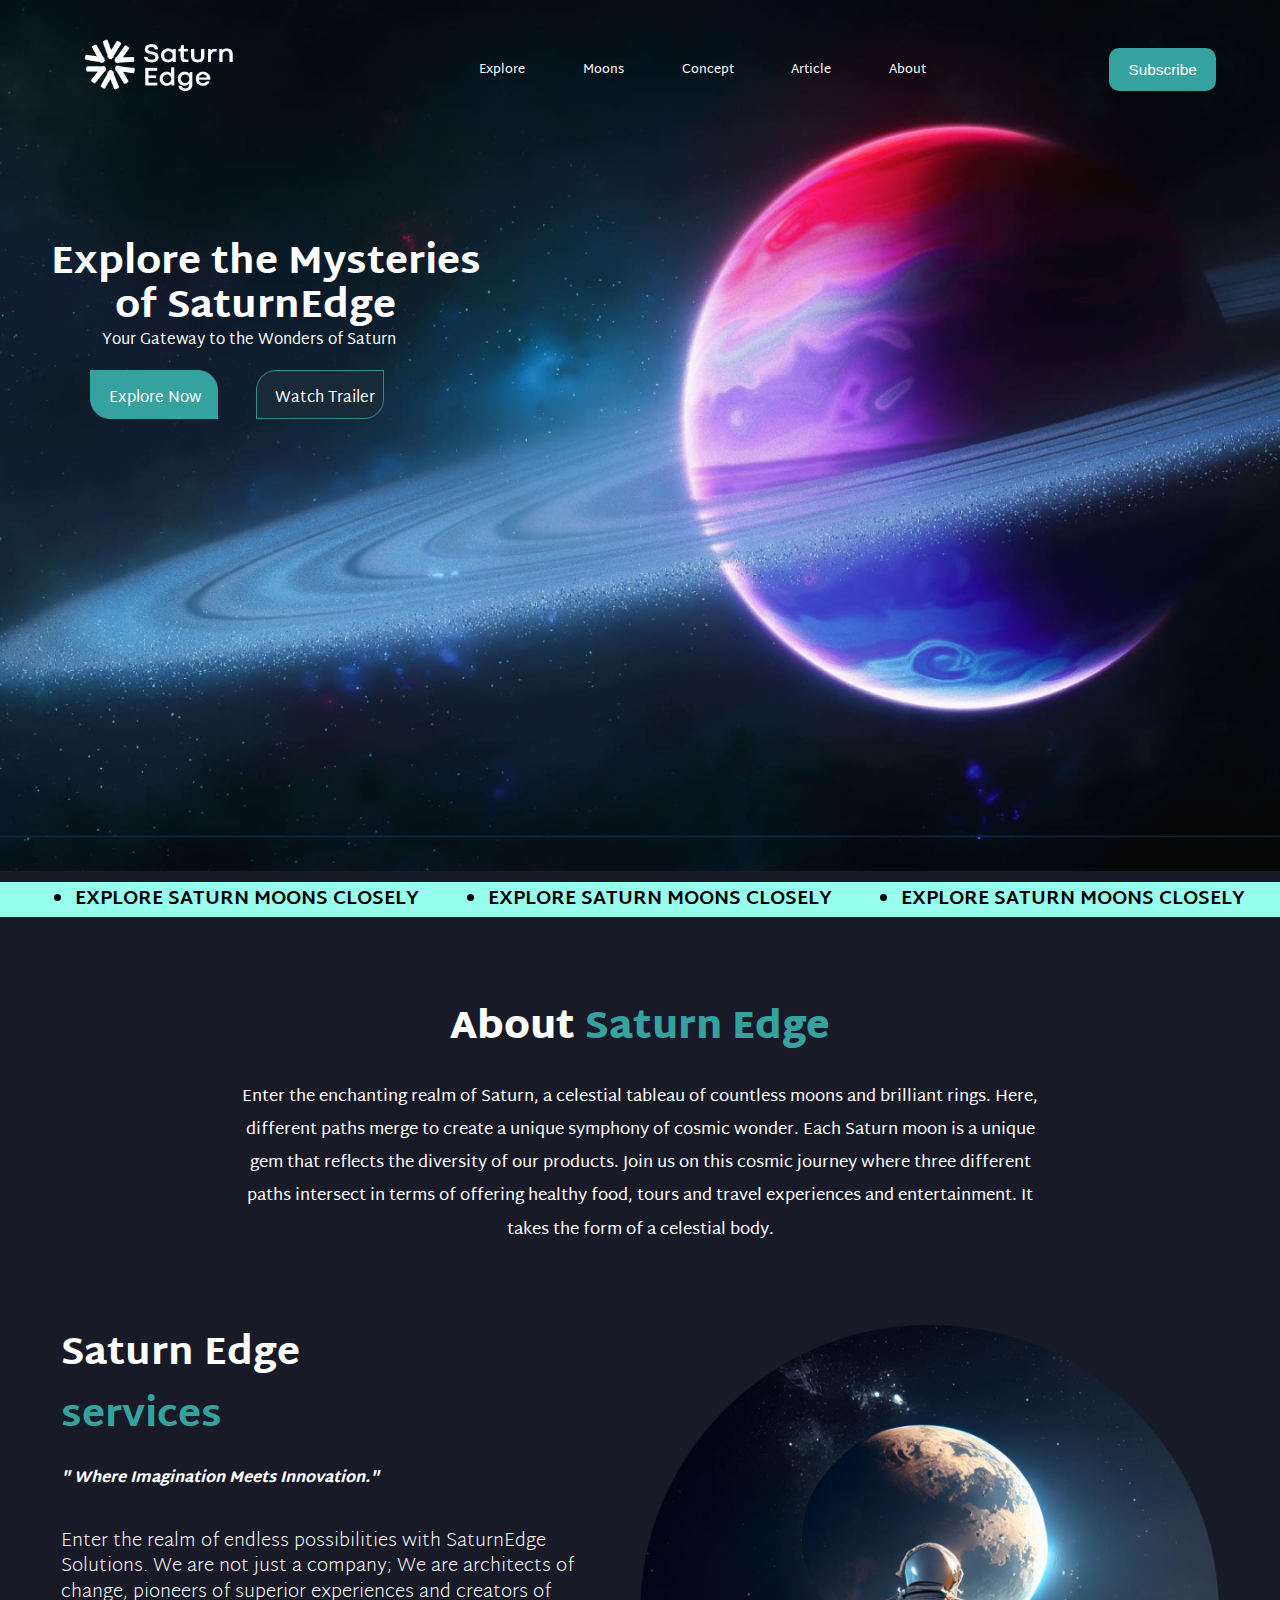
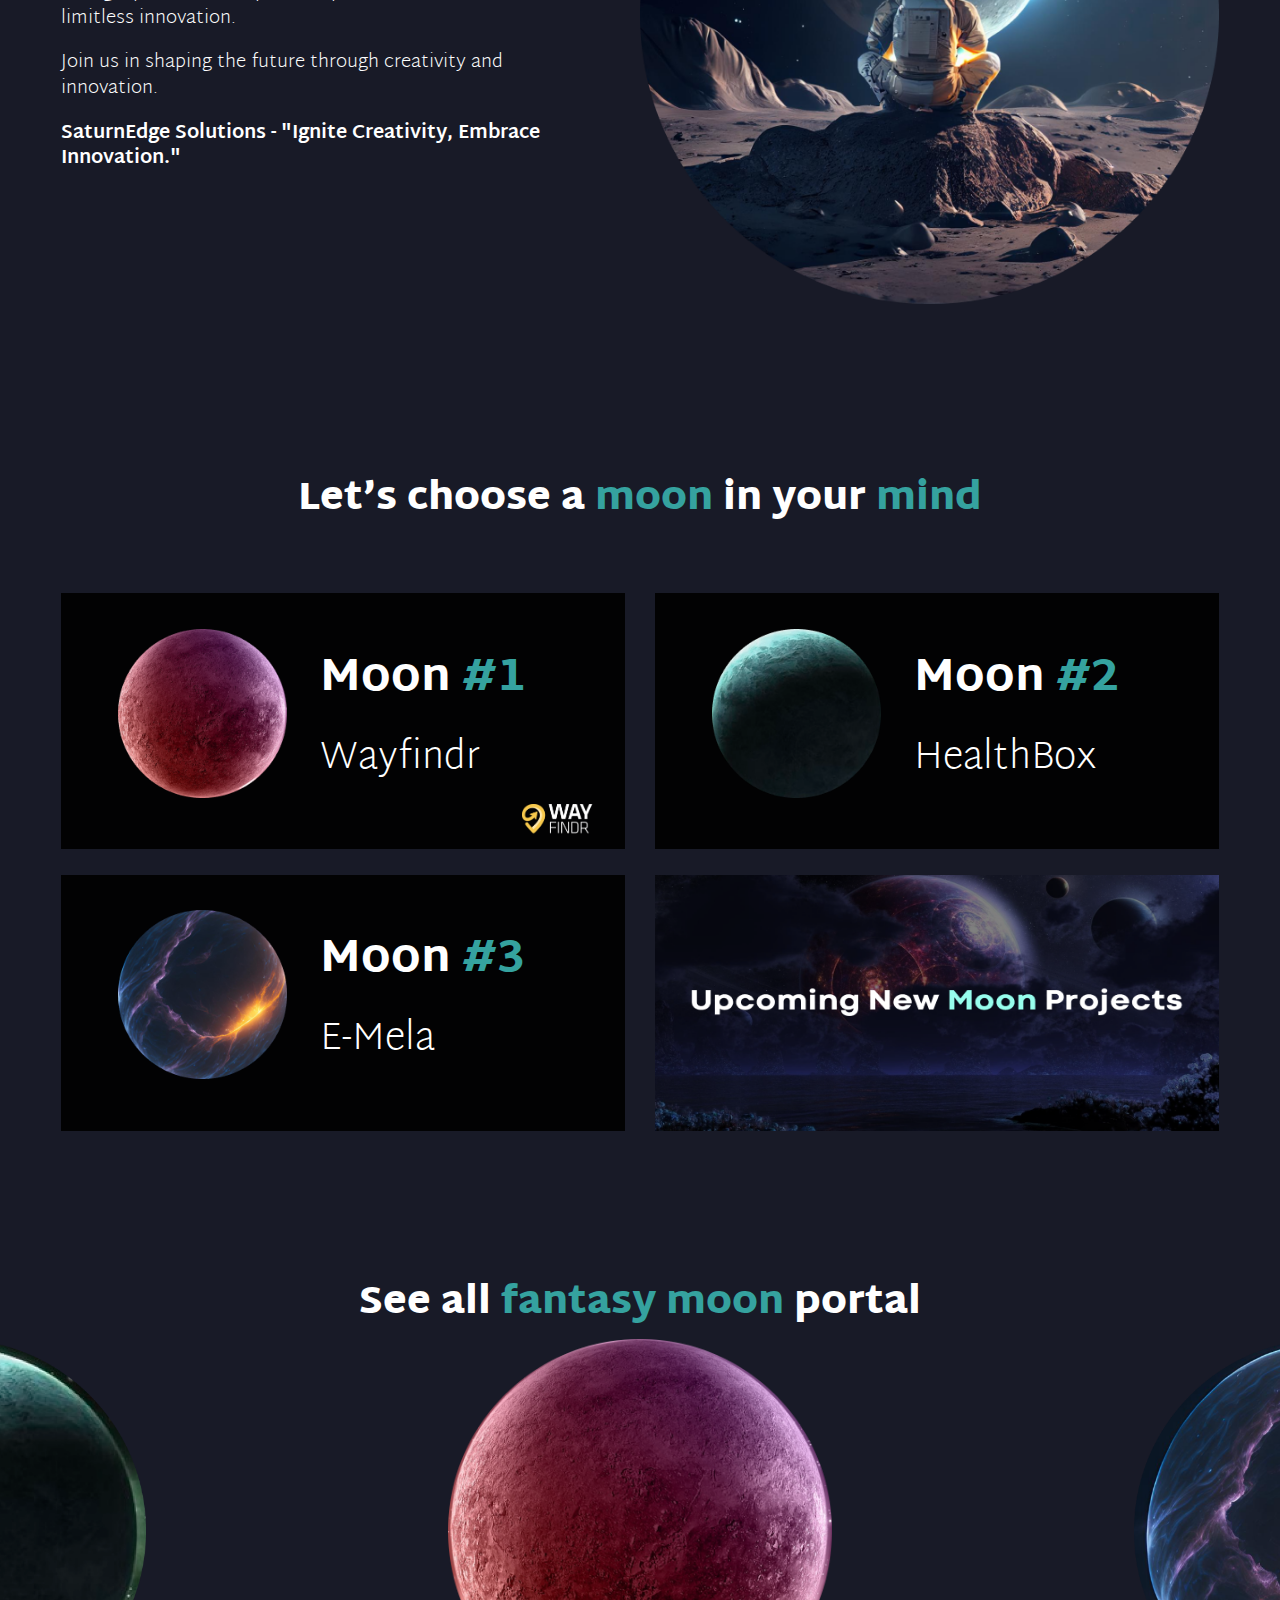
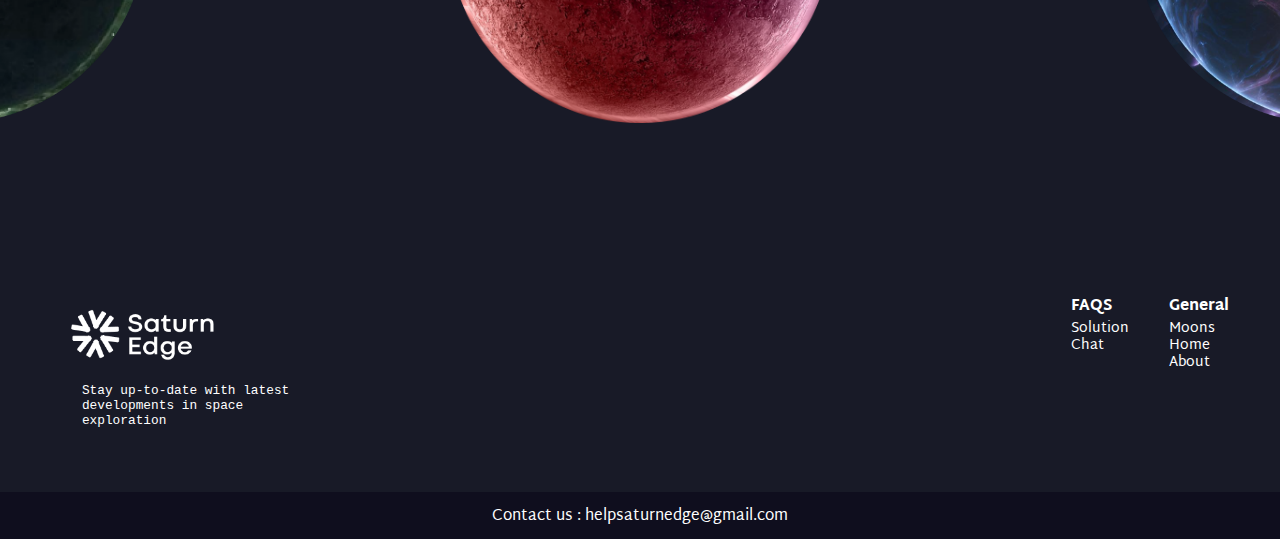
<file: index.html>
<!DOCTYPE html>
<html lang="en">
<head>
    <meta charset="UTF-8">
    <meta name="viewport" content="width=device-width, initial-scale=1.0">
    <title>Saturn Edge</title>
    <link rel="stylesheet" href="style.css">
    
</head>
<body>
    <!-- We create a div with class Name container -->
    <div class="container">
        <img src="images/Space-4k-Wallpaper 1.png" alt ="wallpaper">      <!-- background image of saturn -->
    <header>
        <div class="logo">                          
        <img src="images/Frame 2.png" alt="Logo">                 <!--logo of saturn Edge-->
        </div>
        <ul class="nav-links">                                     <!--Navigation links in header-->
        <li><a href="#explore">Explore</a></li>
        <li><a href="#moons">Moons</a></li>
        <li><a href="#concept">Concept</a></li>
        <li><a href="#">Article</a></li>
        <li><a href="#about">About</a></li>
        </ul>
        <button class="btn">Subscribe</button>                     <!--Subscribe button-->
    </header>
    <!-- End of header -->

    <div class="saturn"> Explore the Mysteries</div>
        <div class="saturn1">of SaturnEdge</div>
        <div class="gate">Your Gateway to the Wonders of Saturn</div>
        <!-- explore and watch now buttons -->
        <div class="content1">Explore Now</div>
        <div class="icon1"> <img src="images/Rectangle 3 (1).png" alt="Icon 1"> </div>
        <div class="content2">Watch Trailer</div>
        <div class="icon2"> <img src="images/Rectangle 3.png" alt="Icon 2"> </div>
       </div> 

       <!-- Explore moons closely -->
       <ul class="explore-container" id="explore">
        <li>EXPLORE SATURN MOONS CLOSELY</li>
        <li>EXPLORE SATURN MOONS CLOSELY</li>
        <li>EXPLORE SATURN MOONS CLOSELY</li>
    </ul>

    <!-- About Saturn Edge -->
    <div class="about" id="about">About <span class="blue">Saturn Edge</span></div>
    <p class="about-saturn">Enter the enchanting realm of Saturn, a celestial tableau of countless moons and brilliant rings. Here, different paths merge to create a unique symphony of cosmic wonder. Each Saturn moon is a unique gem that reflects the diversity of our products. Join us on this cosmic journey where three different paths intersect in terms of offering healthy food, tours and travel experiences and entertainment. It takes the form of a celestial body.</p>

    <!-- Saturn edge services  -->
    <div class="service" id="concept">
        <div class="text">Saturn Edge
<div class="blue">services</div>
<div class="imagination"> " Where Imagination Meets Innovation."</div>
<p>Enter the realm of endless possibilities with SaturnEdge Solutions. We are not just a company; We are architects of change, pioneers of superior experiences and creators of limitless innovation. </p>
    <p class="join-us">Join us in shaping the future through creativity and innovation.</p>
   <p class="solutions"> SaturnEdge Solutions - "Ignite Creativity, Embrace Innovation."</p>
</div>
<!-- image for saturn edge -->
        <img class="service-image" src="images/Ellipse 5.png" alt="Right-aligned image">
    </div>

     <!-- Lets choose moon in mind text -->
     <div class="choose-moon" id="moons">Let’s choose a <span class="blue">moon</span>
        in your <span class="blue">mind</span></div>
        <!-- The boxes for Different types of Moons -->
<div class="Boxes">
    <div class="box"><img class="moon" src="images/moon1.png" alt="Moon 1"><p>Moon <span class="blue">#1</span></p><p class="below-moon">Wayfindr</p>
        <a href="video.html"> 
  <img  class="logo" src="images/wayfindr logo white.png" alt="Logo"></a> </div>
    <div class="box"><img class="moon" src="images/moon2.png" alt="Moon 1"><p>Moon <span class="blue">#2</span></p><p class="below-moon">HealthBox</p></div>
    <div class="box"><img class="moon" src="images/moon3.png" alt="Moon 1"><p>Moon <span class="blue">#3</span></p><p class="below-moon">E-Mela</p></div>
    <div class="box"><img class="upcoming" src="images/moon4.png" alt="Moon 1"></div>
</div>

<!-- See all fantasy moon portal -->
<div class="fantasy-moon">See all <span class="blue">fantasy moon</span> portal</div>
<!-- Fantasy moons -->
<div class="slide-moons">
    <img src="images/Ellipse 6 (1).png" alt="image">
    <img class="center-moon" src="images/Ellipse 6.png" alt="image">
    <img src="images/Ellipse 7.png" alt="image">
</div>

<footer>
<pre class="bottom-text"><img class="bottom-logo" src="images/Frame 2.png" alt="logo">
    Stay up-to-date with latest
    developments in space
    exploration</pre>

<!-- General part in footer -->
<ul class="general">   <span>General </span>                        
    <li><a href="#">Moons</a></li>
    <li><a href="#">Home</a></li>
    <li><a href="#">About</a></li>
    </ul>

    <!-- FAQ Section -->
    <ul class="faq">   <span>FAQS </span>                        
        <li><a href="#">Solution</a></li>
        <li><a href="#">Chat</a></li>
        </ul>
    </footer>
    <div class="mail">Contact us : helpsaturnedge@gmail.com</div>
</body>
</html>
</file>
<file: style.css>
@import url('https://fonts.googleapis.com/css2?family=Encode+Sans+Condensed:wght@300&family=Martel+Sans&display=swap');
body{
    margin: 0;
    padding:0;
    background-color: #181A27;
    font-family:Martel Sans;
    width:100vw;
    height:100vh;
    color:white;
}
/* for image of saturn as background  */
.container {
    position: relative;
    text-align: center;
    color: white;
    /* margin:0; */
  }
  
  .container img{
    width:100%;
    text-align: center;
  z-index: -1;
  /* margin:0; */
  }
header {
    width:100%;   /*Giving width of header as 100%*/
    display: flex;
    justify-content: space-between;
    /* gap:14px; */
    align-items: center;
    position: absolute;
    top:2%;               /*space from top*/
    /* margin : 0 10%; */
}
.logo img{
    width: 15vw; /* Adjust the size as needed */
    margin-left: 5vw;
 }
.nav-links {
    list-style: none;
    display: flex; 
  gap: 4.5vw;
}
/* Giving styling to navigation links */
.nav-links a{
    text-decoration: none;
    color:white;
    font-size: 1vw;
}
/* on hover change in navigation links */
.nav-links a:hover{
    font-size:1.4vw;
    text-shadow: 1vw 1vw 2vw rgba(223, 216, 216, 0.726);
}
/* Subscribe button */
.btn {
    padding: 1vw 1.5vw;
    color: #fff;
    border: none;
    border-radius: 10px;
    background: var(--text-and-support, #35A29F);
    cursor: pointer;
    font-size: 1.2vw;
    margin-right: 5vw;
}
/* Text on image */
  .saturn{
    position:absolute;
    top:26%;
    left:4%;
    font-size:3vw;
    font-weight: 800;
  }
  /* Text on image */
  .saturn1{
    position:absolute;
    top:31%;
    left:9%;
    font-size: 3vw;
    font-weight: 800;
  }
  /* text on image */
  .gate{
    text-align: center;
position:absolute;
top:37%;
left:8%;
font-size:1.2vw;
  }

  /* Styling for the icon1 */
.icon1 {
    width:10%; 
    position: absolute;
    top:42%;
    left:7%;
    z-index: 1;
}

  /* Styling for the content1 */
.content1 {
    position: absolute;
    top: 43.5%;
    left: 8.5%;
  font-size: 1.2vw;
  z-index: 2;
    color: #fff;
}
/* Styling for icon 2 */
.icon2 {
    width:10%; 
    position: absolute;
    top:42%;
    left:20%;
    z-index: 1;
}
  /* Styling for the content2 */
.content2 {
    position: absolute;
    top: 43.5%;
    left: 21.5%;
    z-index: 2;
    color: #fff;
    font-size: 1.2vw;
}
/* Explore moons closely */
.explore-container{
    margin: 0;
    color:black;
    display: flex;         /*for getting inline*/
    justify-content: space-around;
    flex-wrap: wrap;
    background-color: rgba(151, 254, 237, 1);
    font-size: 1.5vw;
    font-weight: bold;
}
/* Styling About Saturn Edge */
.about{
    text-align: center;
    font-size:3vw;
    font-weight: 900;
    color:white;
    padding-top:6%;
    margin-bottom: 0;
}
/* Changing the color of text to Blue */
.blue{
    color:#35A29F;
    /* line-height: normal; */
}
.about-saturn{
  color:white;
  text-align: center;
  font-size: 1.3177vw;
  font-weight: 400;
  line-height: 197.111%;
  padding:0 18%;
}
/* Saturn Services */
.service{
  display: flex;
  /* Vertically center items */
  justify-content: space-between;
  padding: 4.8vw;
}

.text {
  color: var(--supportive, #FFF);
  font-family: Martel Sans;
  font-size: 3vw;
  font-weight: 800;
  margin-bottom: 0;
  line-height:4.8vw;

}
.imagination{
  font-size:1.2vw;
  font-style: italic;
  /* padding-right: 4vw; */
  /* text-align: center; */
}
.text p{
  line-height:2vw;
  color:white;
  font-size:1.5vw;
  text-align: left;
  font-weight: 100;
  padding-right: 4vw;
}
.text .join-us{
  font-size: 1.5vw;
}
.text .solutions{
  font-size: 1.5vw;
  font-weight:700;
}
/* image of services */
.service-image {
  width:50%;
}
/* Choose Moon text */
.choose-moon{
  text-align: center;
    font-size:3vw;
    font-weight: 900;
    color:white;
    padding:8% 20%;
    padding-bottom: 0;
    line-height:5vw;
}
.Boxes{
  display: flex;
    justify-content: space-between;
    padding: 3.8vw;
    flex-wrap: wrap;
}
/* black box for different types of moons */
.box{
   width: 44vw; /* Adjust the width as needed */
    height:20vw;
    background-color: rgba(0, 0, 0, 0.911);
    /* box-sizing: border-box; */
    margin:1vw;
    position: relative;
}
/* Images of Moon */
.moon{
  width:30%;
  position: absolute;
  top:14%;
  left:10%;
}
.upcoming{
height:100%;
width:100%;
}
/* Text next to Moon images */
.box p{
  position: absolute;
  left:46%;
  font-family: Martel Sans;
  font-weight: 800;
  font-size: 3.5vw;
  color:white;
}
.box .logo{
  position:absolute;
  bottom: 5%;
  /* left:100%; */
  right:5%;
  height:2.5vw;
}

.box .below-moon{
  position:absolute;
  top:36%;
  left:46%;
  font-weight: 100;
  font-size:3vw;
  font-family: Martel Sans;
}
.fantasy-moon{
  text-align: center;
  font-size:3vw;
  font-weight: 900;
  color:white;
  padding-top:6%;
  margin-bottom: 0;
}
.slide-moons{
 display: flex;
 justify-content: space-between;
 height: 30vw;
 margin-bottom: 8%;
}
footer{
  padding:4vw;
}
.bottom-text{
  display: inline-block;
  color:white;
  font-size:1vw;
}
.bottom-logo{
  display: inline-block;
  height: 7vw;
}
.general li,.faq li{
  margin: 0;
  padding: 0;
  line-height: 1.3vw;
 }
/* General Section */
.general{
  display: inline;
list-style: none;
color:white;
float:right;
/* overflow: hidden; */
}
.general span{
  font-weight: 800;
  font-size:1.2vw;
}
.general a{
  text-decoration: none;
  color:white;
  font-size:1.1vw;
  margin:0;
  padding: 0;
  /* line-height: 1.2vw; */
}
/* FAQ Section */
.faq{
  display: inline;
  list-style: none;
  float: right;
}
.faq span{
font-weight: 800;
color:white;
font-size:1.2vw;
}
.faq a{
  color:white;
  font-size:1.1vw;
  /* line-height: 1vw; */
  text-decoration: none;
}
.mail{
  text-align:center;
background-color: rgba(5, 1, 19, 0.452);
  padding:10px;
font-size: 1.2vw;
}
</file>
